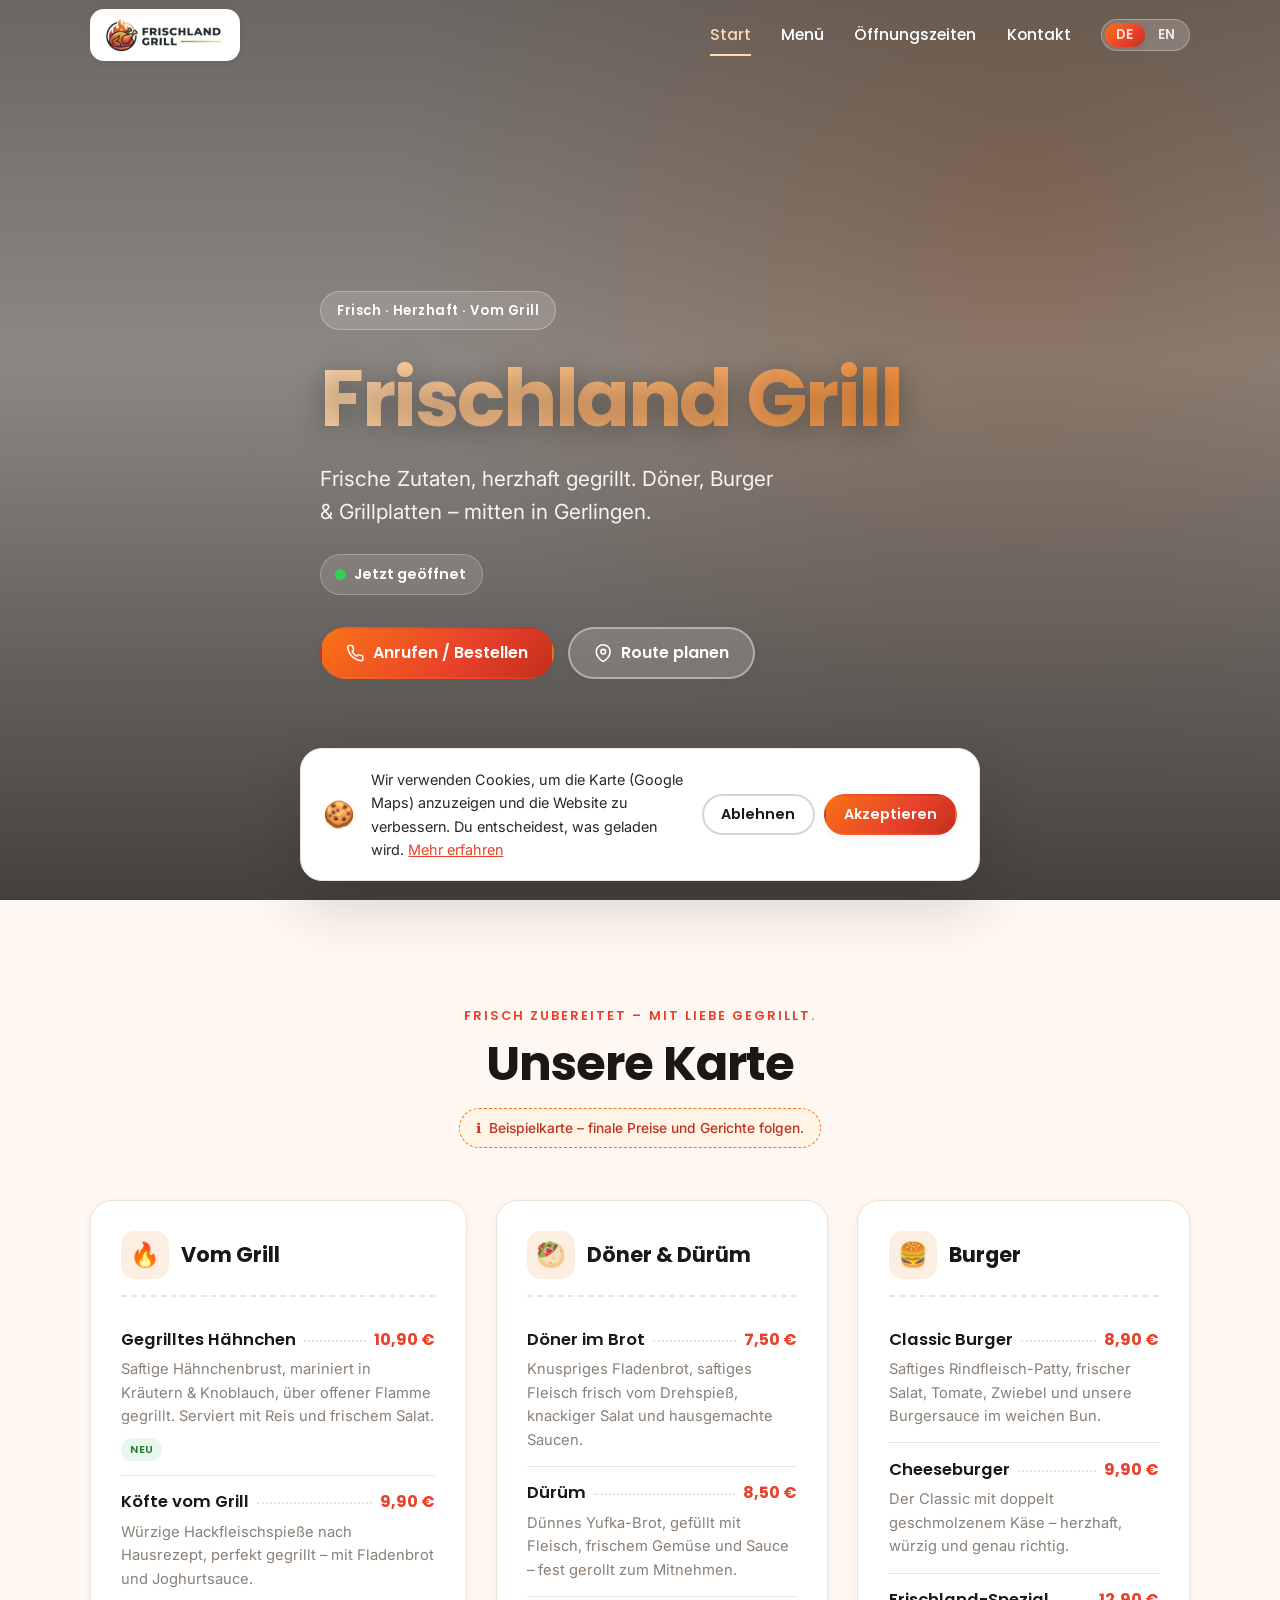
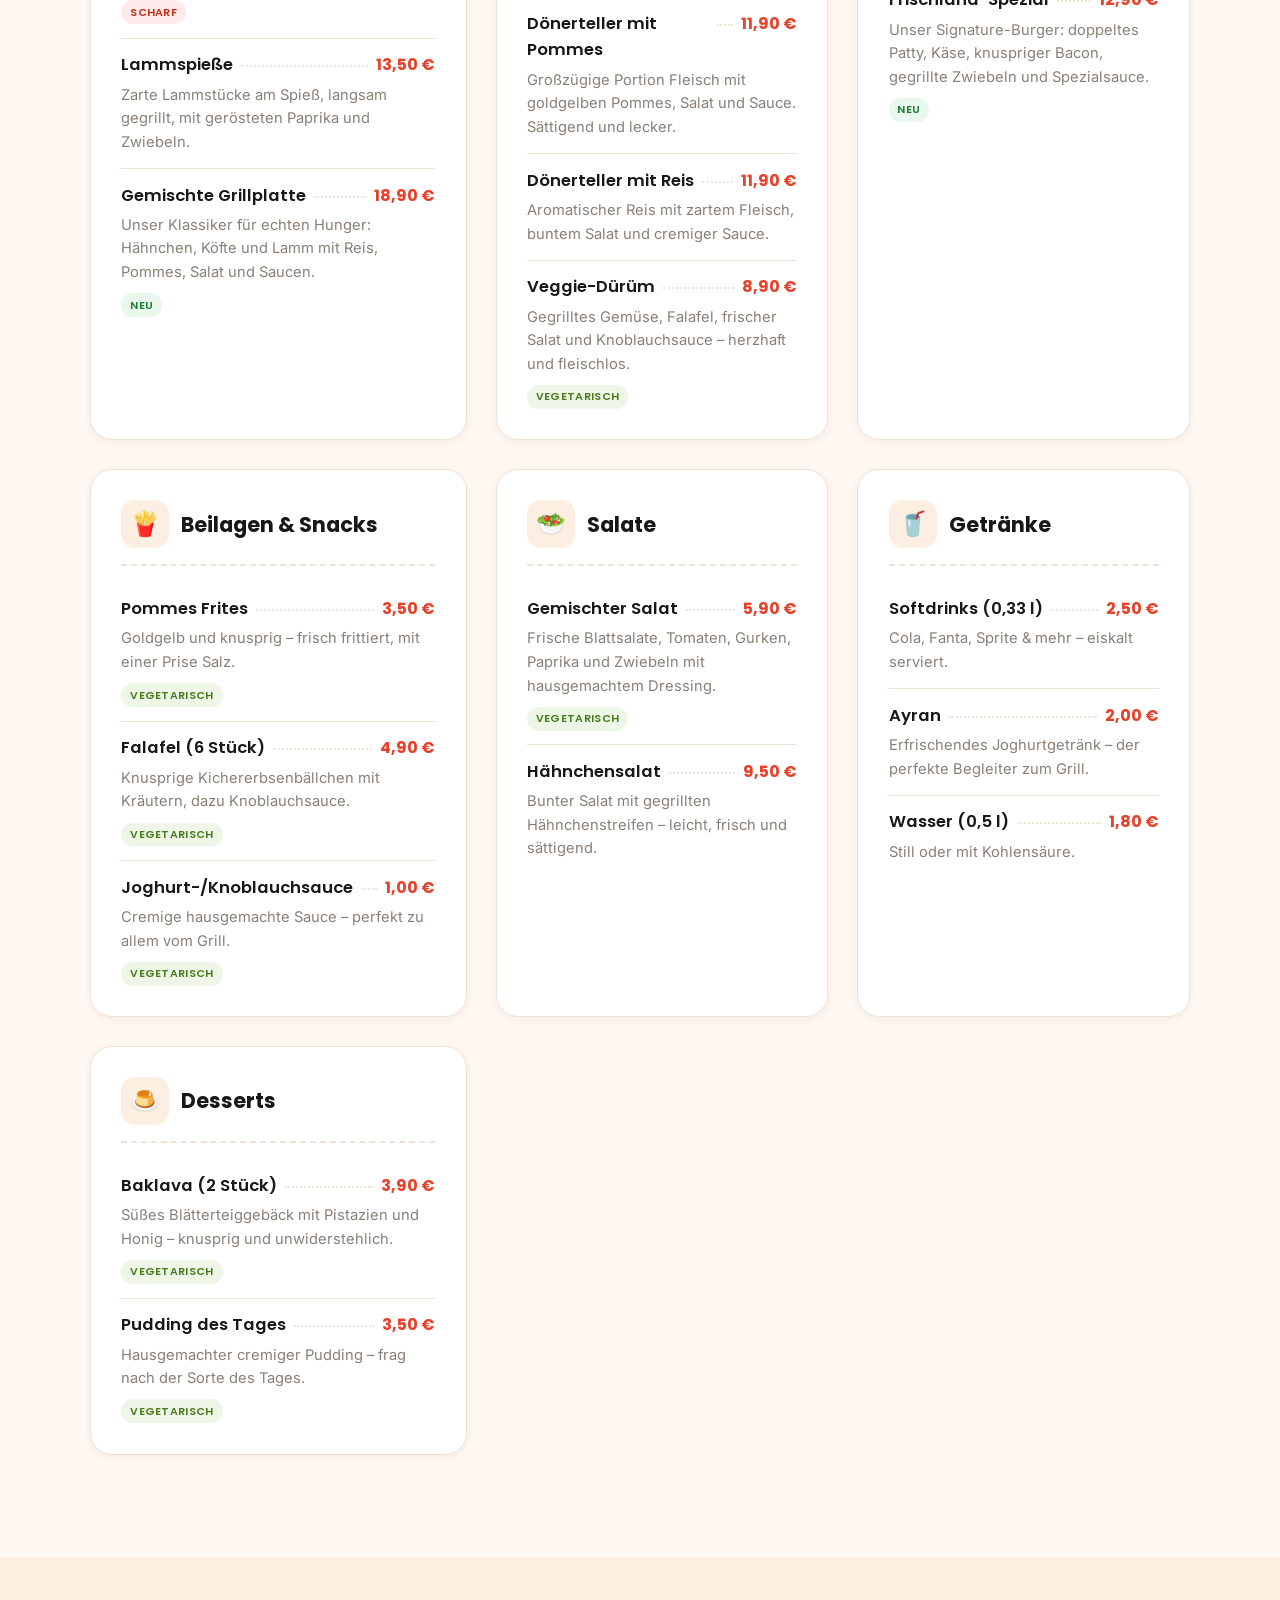
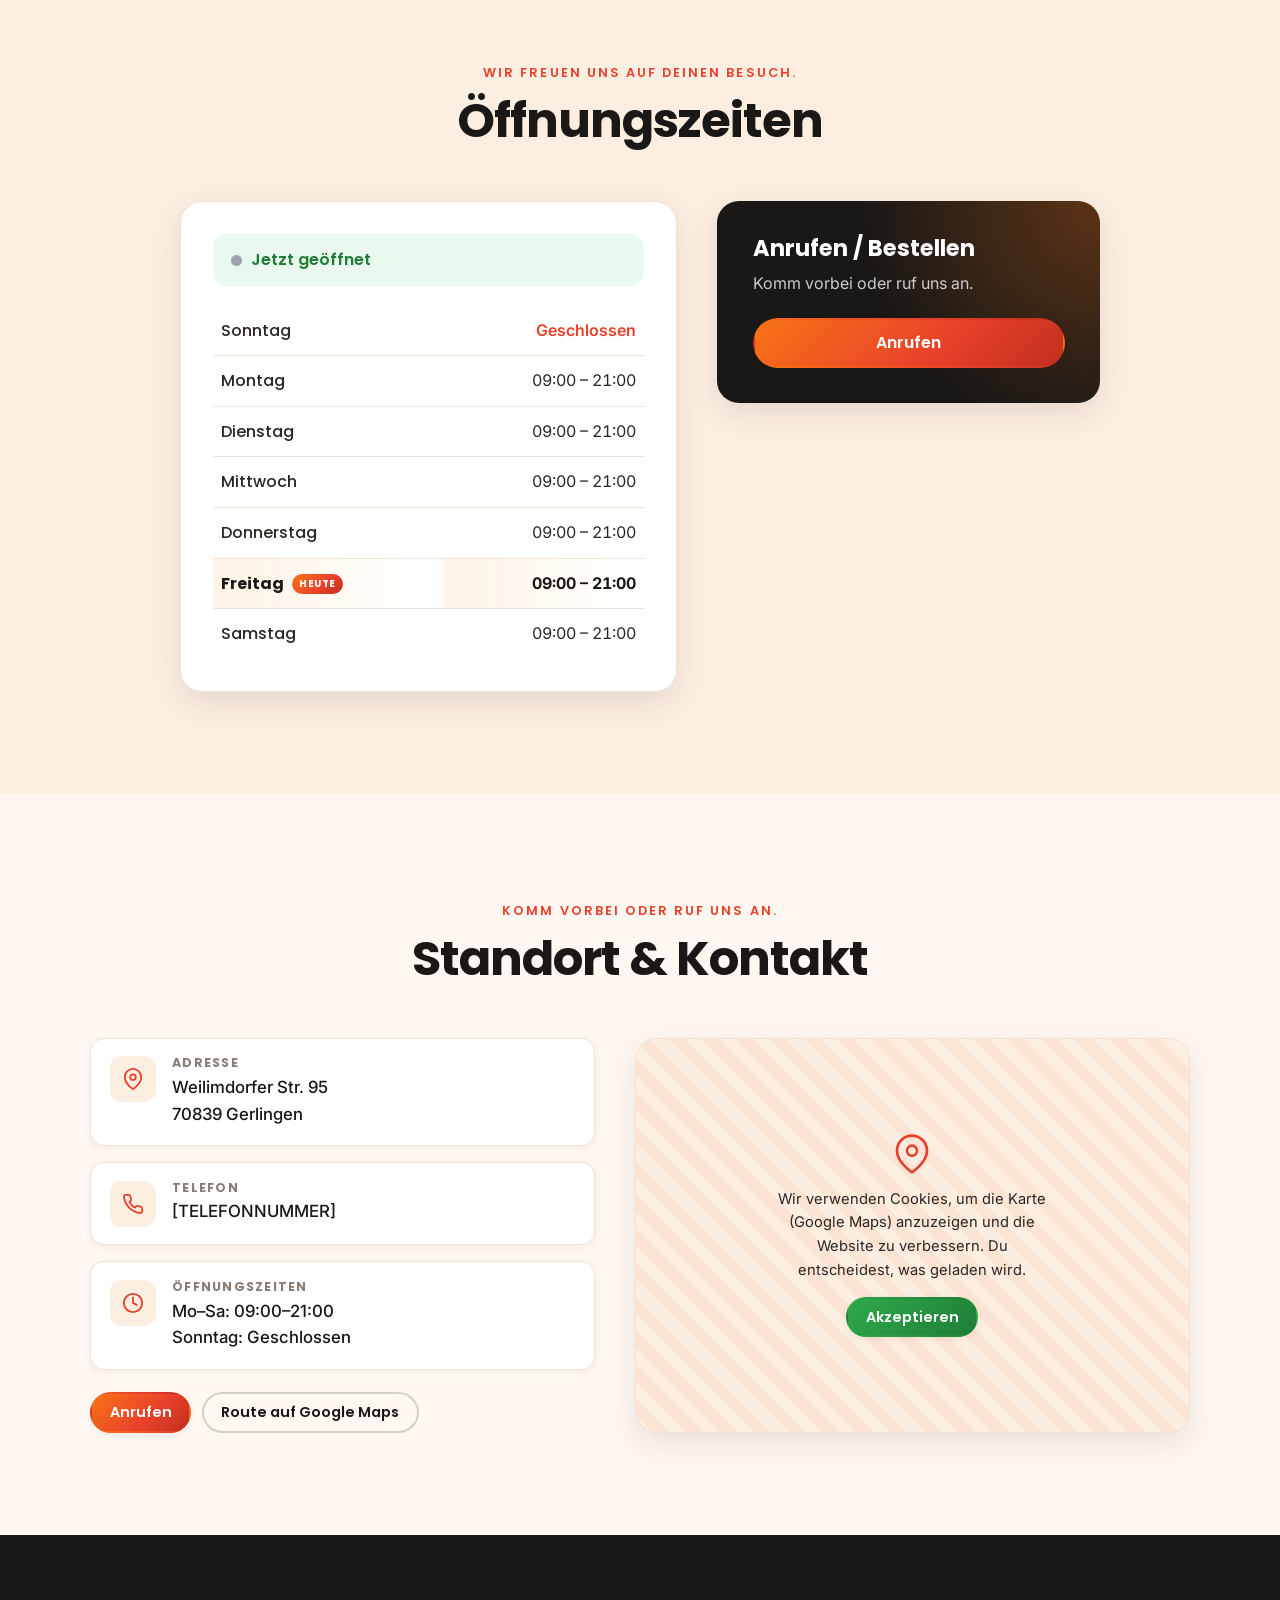
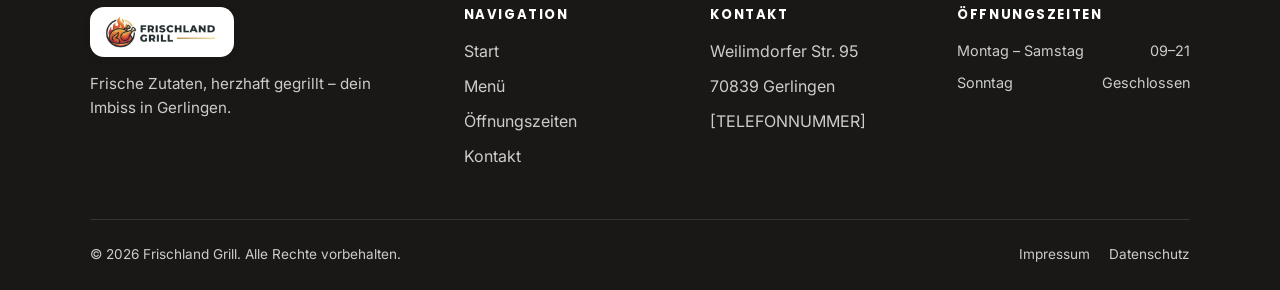
<file: index.html>
<!DOCTYPE html>
<html lang="de">
  <head>
    <meta charset="UTF-8" />
    <meta name="viewport" content="width=device-width, initial-scale=1.0" />
    <title>Frischland Grill – Frisch & herzhaft vom Grill in Gerlingen</title>
    <meta
      name="description"
      content="Frischland Grill in Gerlingen – frische Zutaten, herzhaft gegrillt. Döner, Burger & Grillplatten. Jetzt entdecken, anrufen oder vorbeikommen."
    />
    <meta name="theme-color" content="#1a1816" />

    <!-- Open Graph -->
    <meta property="og:title" content="Frischland Grill – Gerlingen" />
    <meta
      property="og:description"
      content="Frische Zutaten, herzhaft gegrillt. Döner, Burger & Grillplatten in Gerlingen."
    />
    <meta property="og:type" content="restaurant" />

    <!-- Favicon: Frischland-Grill-Logo (Hähnchen-Emblem) -->
    <link rel="icon" type="image/svg+xml" href="assets/logo/favicon.svg" />
    <link rel="apple-touch-icon" href="assets/logo/favicon.svg" />

    <!-- Fonts -->
    <link rel="preconnect" href="https://fonts.googleapis.com" />
    <link rel="preconnect" href="https://fonts.gstatic.com" crossorigin />
    <link
      href="https://fonts.googleapis.com/css2?family=Poppins:wght@500;600;700;800&family=Inter:wght@400;500;600&display=swap"
      rel="stylesheet"
    />

    <link rel="stylesheet" href="css/styles.css" />
  </head>
  <body>
    <!-- ============================ NAVBAR ============================ -->
    <header class="navbar" id="navbar">
      <div class="navbar__inner">
        <a href="#start" class="brand" aria-label="Frischland Grill – Startseite">
          <img
            src="assets/logo/frischland-grill-logo.png"
            alt="Frischland Grill"
            class="brand__logo"
            width="756"
            height="240"
          />
        </a>

        <div class="nav__menu">
          <nav class="nav-links" id="nav-links" aria-label="Hauptnavigation">
            <a href="#start" class="nav-link" data-spy data-i18n="nav.start">Start</a>
            <a href="#menu" class="nav-link" data-spy data-i18n="nav.menu">Menü</a>
            <a href="#oeffnungszeiten" class="nav-link" data-spy data-i18n="nav.hours">Öffnungszeiten</a>
            <a href="#kontakt" class="nav-link" data-spy data-i18n="nav.contact">Kontakt</a>

            <!-- Sprach-Toggle -->
            <div
              class="lang-switch"
              role="group"
              data-i18n-attr="aria-label:nav.langLabel"
              aria-label="Sprache wechseln"
            >
              <button type="button" class="lang-btn" data-lang-btn="de" aria-pressed="true">DE</button>
              <button type="button" class="lang-btn" data-lang-btn="en" aria-pressed="false">EN</button>
            </div>
          </nav>

          <button
            type="button"
            class="nav-toggle"
            id="nav-toggle"
            aria-expanded="false"
            aria-controls="nav-links"
            data-i18n-attr="aria-label:nav.menuToggle"
            aria-label="Menü öffnen"
          >
            <span></span><span></span><span></span>
          </button>
        </div>
      </div>
    </header>

    <main>
      <!-- ============================ HERO ============================ -->
      <section class="hero" id="start">
        <div class="hero__bg" role="img" aria-label="Saftiges Grillfleisch über offener Flamme"></div>
        <div class="hero__overlay"></div>

        <div class="container hero__inner">
          <span class="hero__badge" data-i18n="hero.badge">Frisch · Herzhaft · Vom Grill</span>
          <h1 class="hero__title">
            <span data-i18n="hero.title">Frischland Grill</span>
          </h1>
          <p class="hero__subtitle" data-i18n="hero.subtitle">
            Frische Zutaten, herzhaft gegrillt. Döner, Burger & Grillplatten – mitten in Gerlingen.
          </p>

          <!-- Live-Status -->
          <div class="status-pill is-closed" data-live-status>
            <span class="status-dot" aria-hidden="true"></span>
            <span class="status-label">Status</span>
          </div>

          <div class="hero__actions">
            <a href="tel:" class="btn btn--fire" data-phone-link>
              <svg class="btn__icon" viewBox="0 0 24 24" fill="none" stroke="currentColor" stroke-width="2" stroke-linecap="round" stroke-linejoin="round" aria-hidden="true">
                <path d="M22 16.92v3a2 2 0 0 1-2.18 2 19.79 19.79 0 0 1-8.63-3.07 19.5 19.5 0 0 1-6-6 19.79 19.79 0 0 1-3.07-8.67A2 2 0 0 1 4.11 2h3a2 2 0 0 1 2 1.72c.13.96.36 1.9.7 2.81a2 2 0 0 1-.45 2.11L8.09 9.91a16 16 0 0 0 6 6l1.27-1.27a2 2 0 0 1 2.11-.45c.91.34 1.85.57 2.81.7A2 2 0 0 1 22 16.92z"/>
              </svg>
              <span data-i18n="hero.callBtn">Anrufen / Bestellen</span>
            </a>
            <a href="#" class="btn btn--light" data-maps-link target="_blank" rel="noopener">
              <svg class="btn__icon" viewBox="0 0 24 24" fill="none" stroke="currentColor" stroke-width="2" stroke-linecap="round" stroke-linejoin="round" aria-hidden="true">
                <path d="M21 10c0 7-9 13-9 13s-9-6-9-13a9 9 0 0 1 18 0z"/>
                <circle cx="12" cy="10" r="3"/>
              </svg>
              <span data-i18n="hero.routeBtn">Route planen</span>
            </a>
          </div>
        </div>

        <a href="#menu" class="hero__scroll" aria-hidden="true">⌄</a>
      </section>

      <!-- ============================ MENU ============================ -->
      <section class="section" id="menu">
        <div class="container">
          <div class="section__head" data-reveal>
            <span class="section__eyebrow" data-i18n="menu.subtitle">Frisch zubereitet</span>
            <h2 class="section__title" data-i18n="menu.title">Unsere Karte</h2>
            <div>
              <span class="menu-note">
                <span aria-hidden="true">ℹ️</span>
                <span data-i18n="menu.placeholderNote">Beispielkarte – finale Preise und Gerichte folgen.</span>
              </span>
            </div>
          </div>

          <!-- Menü wird aus js/menu-data.js gerendert -->
          <div class="menu-grid" id="menu-grid"></div>
        </div>
      </section>

      <!-- ====================== OPENING HOURS ======================= -->
      <section class="section section--alt" id="oeffnungszeiten">
        <div class="container">
          <div class="section__head" data-reveal>
            <span class="section__eyebrow" data-i18n="hours.subtitle">Wir freuen uns auf dich</span>
            <h2 class="section__title" data-i18n="hours.title">Öffnungszeiten</h2>
          </div>

          <div class="hours-wrap">
            <div class="hours-card" data-reveal>
              <!-- Live-Status-Banner -->
              <div class="hours-status-banner is-closed" data-live-status>
                <span class="status-dot" aria-hidden="true"></span>
                <span class="status-label">Status</span>
              </div>

              <table class="hours-table">
                <tbody id="hours-tbody"></tbody>
              </table>
            </div>

            <aside class="hours-aside" data-reveal>
              <h3 data-i18n="hero.callBtn">Anrufen / Bestellen</h3>
              <p data-i18n="contact.subtitle">Komm vorbei oder ruf uns an.</p>
              <a href="tel:" class="btn btn--fire" data-phone-link>
                <span data-i18n="contact.callBtn">Anrufen</span>
              </a>
              <a href="#" class="btn btn--whatsapp" data-whatsapp target="_blank" rel="noopener">
                <svg class="btn__icon" viewBox="0 0 24 24" fill="currentColor" aria-hidden="true">
                  <path d="M17.5 14.4c-.3-.2-1.7-.8-2-.9-.3-.1-.5-.2-.6.2-.2.3-.7.9-.8 1-.2.2-.3.2-.6.1-.3-.2-1.2-.5-2.3-1.4-.9-.8-1.4-1.7-1.6-2-.2-.3 0-.5.1-.6l.5-.5c.1-.2.2-.3.3-.5.1-.2 0-.4 0-.5L9.3 6.9c-.2-.5-.4-.4-.6-.4h-.5c-.2 0-.5.1-.7.3-.2.3-.9.9-.9 2.2s.9 2.5 1 2.7c.1.2 1.8 2.8 4.4 3.9.6.3 1.1.4 1.5.5.6.2 1.2.2 1.6.1.5-.1 1.7-.7 1.9-1.3.2-.7.2-1.2.2-1.3-.1-.1-.3-.2-.6-.3M12 2a10 10 0 0 0-8.6 15l-1.3 4.7 4.8-1.3A10 10 0 1 0 12 2"/>
                </svg>
                <span data-i18n="contact.whatsappBtn">WhatsApp</span>
              </a>
            </aside>
          </div>
        </div>
      </section>

      <!-- ========================== CONTACT ========================= -->
      <section class="section" id="kontakt">
        <div class="container">
          <div class="section__head" data-reveal>
            <span class="section__eyebrow" data-i18n="contact.subtitle">Komm vorbei</span>
            <h2 class="section__title" data-i18n="contact.title">Standort & Kontakt</h2>
          </div>

          <div class="contact-grid">
            <div class="contact-info" data-reveal>
              <div class="contact-item">
                <span class="contact-item__icon" aria-hidden="true">
                  <svg viewBox="0 0 24 24" fill="none" stroke="currentColor" stroke-width="2" stroke-linecap="round" stroke-linejoin="round">
                    <path d="M21 10c0 7-9 13-9 13s-9-6-9-13a9 9 0 0 1 18 0z"/><circle cx="12" cy="10" r="3"/>
                  </svg>
                </span>
                <div>
                  <h4 data-i18n="contact.addressTitle">Adresse</h4>
                  <p>Weilimdorfer Str. 95<br />70839 Gerlingen</p>
                </div>
              </div>

              <div class="contact-item">
                <span class="contact-item__icon" aria-hidden="true">
                  <svg viewBox="0 0 24 24" fill="none" stroke="currentColor" stroke-width="2" stroke-linecap="round" stroke-linejoin="round">
                    <path d="M22 16.92v3a2 2 0 0 1-2.18 2 19.79 19.79 0 0 1-8.63-3.07 19.5 19.5 0 0 1-6-6 19.79 19.79 0 0 1-3.07-8.67A2 2 0 0 1 4.11 2h3a2 2 0 0 1 2 1.72c.13.96.36 1.9.7 2.81a2 2 0 0 1-.45 2.11L8.09 9.91a16 16 0 0 0 6 6l1.27-1.27a2 2 0 0 1 2.11-.45c.91.34 1.85.57 2.81.7A2 2 0 0 1 22 16.92z"/>
                  </svg>
                </span>
                <div>
                  <h4 data-i18n="contact.phoneTitle">Telefon</h4>
                  <p><a href="tel:" data-phone-link><span data-phone-text>[TELEFONNUMMER]</span></a></p>
                </div>
              </div>

              <div class="contact-item">
                <span class="contact-item__icon" aria-hidden="true">
                  <svg viewBox="0 0 24 24" fill="none" stroke="currentColor" stroke-width="2" stroke-linecap="round" stroke-linejoin="round">
                    <circle cx="12" cy="12" r="10"/><polyline points="12 6 12 12 16 14"/>
                  </svg>
                </span>
                <div>
                  <h4 data-i18n="contact.hoursTitle">Öffnungszeiten</h4>
                  <p>Mo–Sa: 09:00–21:00<br /><span data-i18n="hours.day.0">Sonntag</span>: <span data-i18n="hours.closed">Geschlossen</span></p>
                </div>
              </div>

              <div class="contact-actions">
                <a href="tel:" class="btn btn--fire btn--sm" data-phone-link>
                  <span data-i18n="contact.callBtn">Anrufen</span>
                </a>
                <a href="#" class="btn btn--whatsapp btn--sm" data-whatsapp target="_blank" rel="noopener">
                  <span data-i18n="contact.whatsappBtn">WhatsApp</span>
                </a>
                <a href="#" class="btn btn--ghost btn--sm" data-maps-link target="_blank" rel="noopener">
                  <span data-i18n="contact.routeBtn">Route auf Google Maps</span>
                </a>
              </div>
            </div>

            <!-- Karte: lädt erst nach Cookie-Zustimmung -->
            <div class="map-frame" data-reveal>
              <div
                class="map-placeholder-inner"
                id="map-placeholder"
                data-map-src="https://www.google.com/maps?q=Weilimdorfer+Str.+95,+70839+Gerlingen&output=embed"
              >
                <svg viewBox="0 0 24 24" fill="none" stroke="currentColor" stroke-width="1.6" stroke-linecap="round" stroke-linejoin="round">
                  <path d="M21 10c0 7-9 13-9 13s-9-6-9-13a9 9 0 0 1 18 0z"/><circle cx="12" cy="10" r="3"/>
                </svg>
                <p data-i18n="cookie.text">
                  Wir verwenden Cookies, um die Karte (Google Maps) anzuzeigen.
                </p>
                <button type="button" class="btn btn--fresh btn--sm" data-load-map>
                  <span data-i18n="cookie.accept">Karte laden</span>
                </button>
              </div>
            </div>
          </div>
        </div>
      </section>
    </main>

    <!-- ============================ FOOTER ============================ -->
    <footer class="footer">
      <div class="container">
        <div class="footer__grid">
          <div class="footer__col">
            <a href="#start" class="brand">
              <img
                src="assets/logo/frischland-grill-logo.png"
                alt="Frischland Grill"
                class="brand__logo"
                width="756"
                height="240"
              />
            </a>
            <p class="footer__tagline" data-i18n="footer.tagline">
              Frische Zutaten, herzhaft gegrillt – dein Imbiss in Gerlingen.
            </p>
          </div>

          <div class="footer__col">
            <h4 data-i18n="footer.navTitle">Navigation</h4>
            <ul>
              <li><a href="#start" data-i18n="nav.start">Start</a></li>
              <li><a href="#menu" data-i18n="nav.menu">Menü</a></li>
              <li><a href="#oeffnungszeiten" data-i18n="nav.hours">Öffnungszeiten</a></li>
              <li><a href="#kontakt" data-i18n="nav.contact">Kontakt</a></li>
            </ul>
          </div>

          <div class="footer__col">
            <h4 data-i18n="footer.contactTitle">Kontakt</h4>
            <ul>
              <li>Weilimdorfer Str. 95</li>
              <li>70839 Gerlingen</li>
              <li><a href="tel:" data-phone-link><span data-phone-text>[TELEFONNUMMER]</span></a></li>
            </ul>
          </div>

          <div class="footer__col">
            <h4 data-i18n="footer.hoursTitle">Öffnungszeiten</h4>
            <ul class="footer__hours">
              <li><span><span data-i18n="hours.day.1">Montag</span> – <span data-i18n="hours.day.6">Samstag</span></span><span>09–21</span></li>
              <li><span data-i18n="hours.day.0">Sonntag</span><span data-i18n="hours.closed">Geschlossen</span></li>
            </ul>
          </div>
        </div>

        <div class="footer__bottom">
          <span>© <span data-year>2026</span> Frischland Grill. <span data-i18n="footer.rights">Alle Rechte vorbehalten.</span></span>
          <nav class="footer__legal-links" aria-label="Rechtliches">
            <a href="impressum.html" data-i18n="footer.imprint">Impressum</a>
            <a href="datenschutz.html" data-i18n="footer.privacy">Datenschutz</a>
          </nav>
        </div>
      </div>
    </footer>

    <!-- ========================= COOKIE BANNER ======================= -->
    <div
      class="cookie-banner"
      id="cookie-banner"
      role="dialog"
      aria-live="polite"
      aria-label="Cookie-Hinweis"
      hidden
    >
      <span class="cookie-banner__icon" aria-hidden="true">🍪</span>
      <p class="cookie-banner__text">
        <span data-i18n="cookie.text">Wir verwenden Cookies, um die Karte (Google Maps) anzuzeigen und die Website zu verbessern.</span>
        <a href="datenschutz.html" data-i18n="cookie.more">Mehr erfahren</a>
      </p>
      <div class="cookie-banner__actions">
        <button type="button" class="btn btn--ghost btn--sm" data-cookie-decline data-i18n="cookie.decline">Ablehnen</button>
        <button type="button" class="btn btn--fire btn--sm" data-cookie-accept data-i18n="cookie.accept">Akzeptieren</button>
      </div>
    </div>

    <!-- Scripts: Daten zuerst, dann Logik -->
    <script src="js/config.js"></script>
    <script src="js/translations.js"></script>
    <script src="js/menu-data.js"></script>
    <script src="js/main.js"></script>
  </body>
</html>
</file>
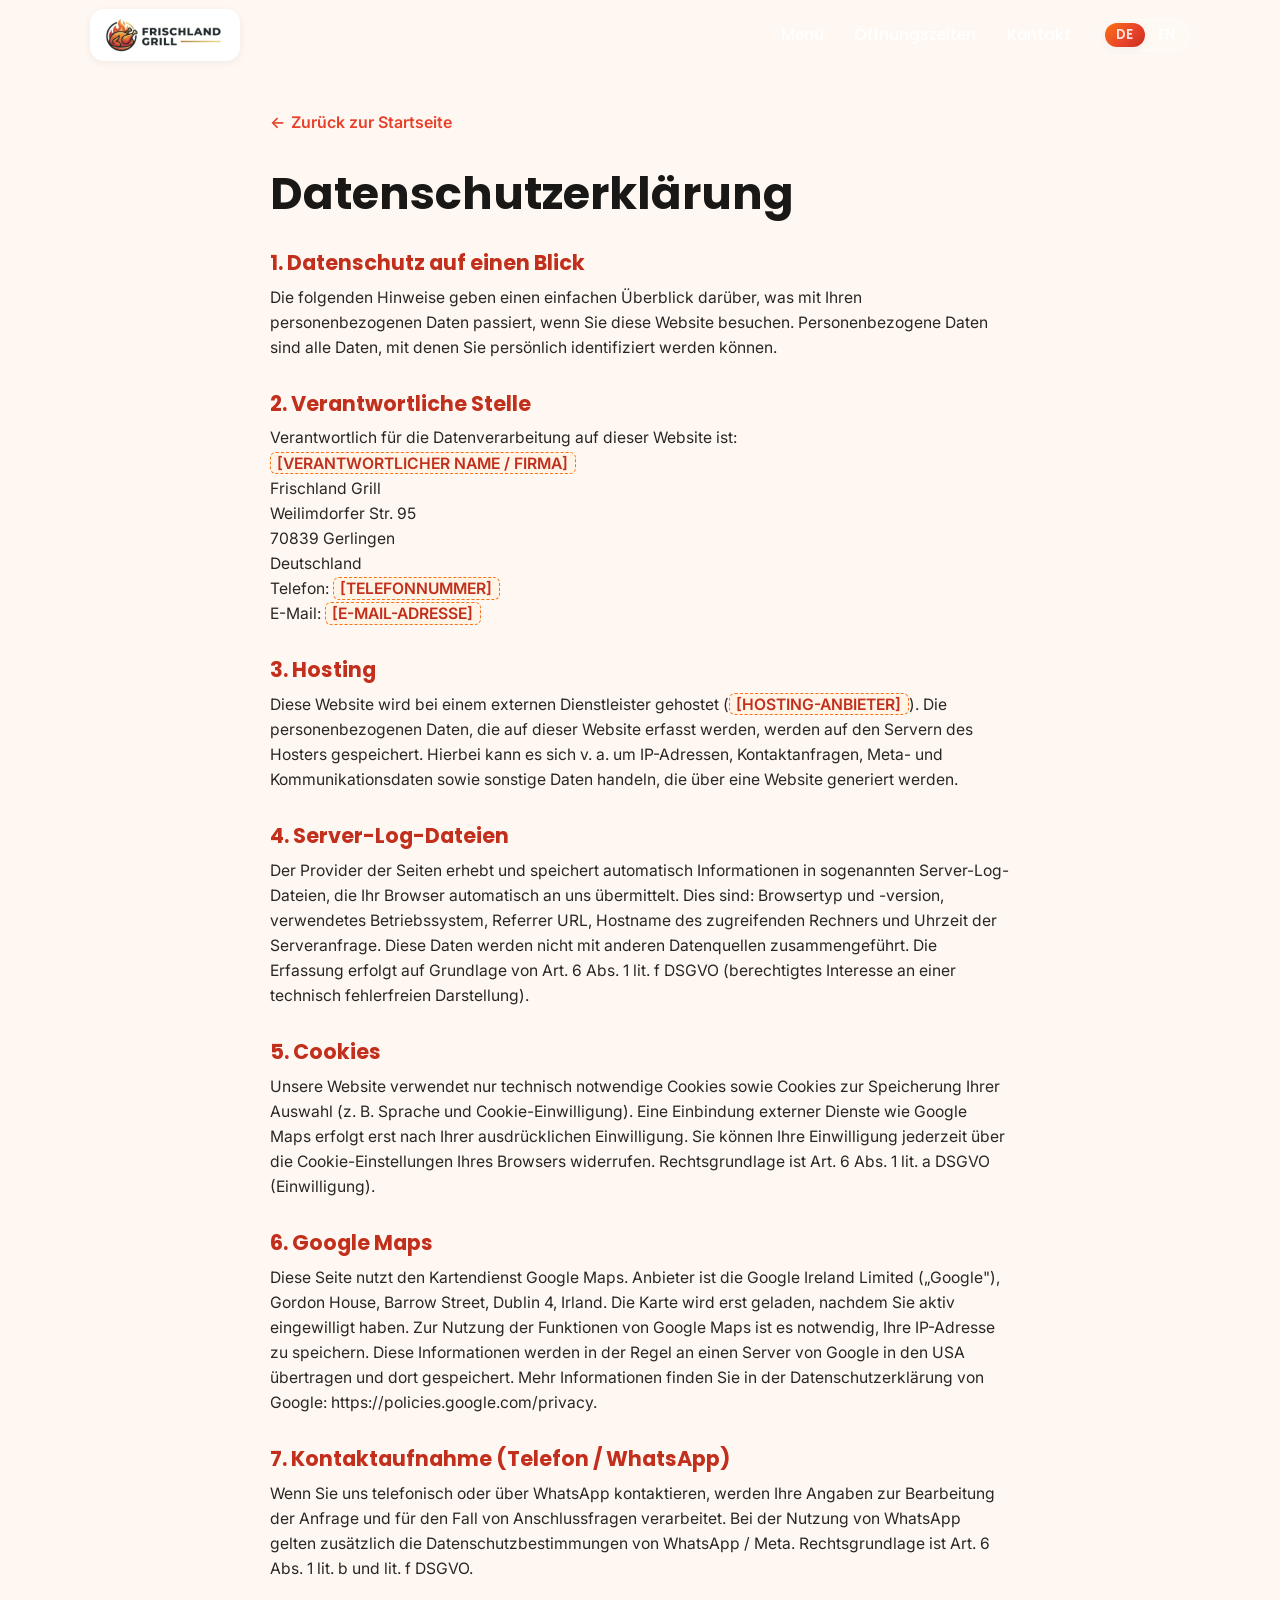
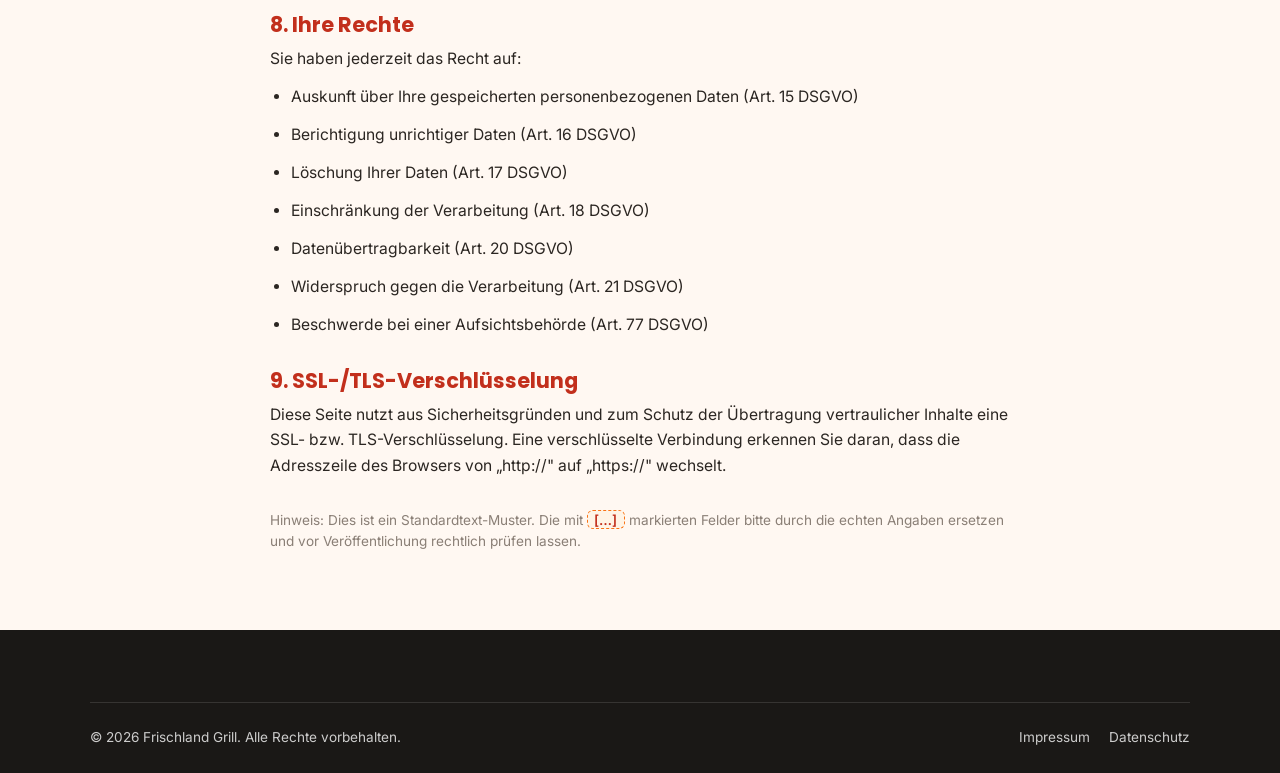
<file: datenschutz.html>
<!DOCTYPE html>
<html lang="de">
  <head>
    <meta charset="UTF-8" />
    <meta name="viewport" content="width=device-width, initial-scale=1.0" />
    <title>Datenschutzerklärung – Frischland Grill</title>
    <meta name="description" content="Datenschutzerklärung der Frischland Grill Website." />
    <meta name="robots" content="noindex" />
    <meta name="theme-color" content="#1a1816" />
    <link rel="icon" type="image/svg+xml" href="assets/logo/favicon.svg" />
    <link rel="apple-touch-icon" href="assets/logo/favicon.svg" />
    <link rel="preconnect" href="https://fonts.googleapis.com" />
    <link rel="preconnect" href="https://fonts.gstatic.com" crossorigin />
    <link
      href="https://fonts.googleapis.com/css2?family=Poppins:wght@500;600;700;800&family=Inter:wght@400;500;600&display=swap"
      rel="stylesheet"
    />
    <link rel="stylesheet" href="css/styles.css" />
  </head>
  <body>
    <!-- ============================ NAVBAR ============================ -->
    <header class="navbar is-scrolled" id="navbar">
      <div class="navbar__inner">
        <a href="index.html" class="brand" aria-label="Frischland Grill – Startseite">
          <img
            src="assets/logo/frischland-grill-logo.png"
            alt="Frischland Grill"
            class="brand__logo"
            width="756"
            height="240"
          />
        </a>

        <div class="nav__menu">
          <nav class="nav-links" id="nav-links" aria-label="Hauptnavigation">
            <a href="index.html#menu" class="nav-link" data-i18n="nav.menu">Menü</a>
            <a href="index.html#oeffnungszeiten" class="nav-link" data-i18n="nav.hours">Öffnungszeiten</a>
            <a href="index.html#kontakt" class="nav-link" data-i18n="nav.contact">Kontakt</a>
            <div class="lang-switch" role="group" data-i18n-attr="aria-label:nav.langLabel" aria-label="Sprache wechseln">
              <button type="button" class="lang-btn" data-lang-btn="de" aria-pressed="true">DE</button>
              <button type="button" class="lang-btn" data-lang-btn="en" aria-pressed="false">EN</button>
            </div>
          </nav>
          <button type="button" class="nav-toggle" id="nav-toggle" aria-expanded="false" aria-controls="nav-links" data-i18n-attr="aria-label:nav.menuToggle" aria-label="Menü öffnen">
            <span></span><span></span><span></span>
          </button>
        </div>
      </div>
    </header>

    <main class="legal-main">
      <div class="container legal-content">
        <a href="index.html" class="legal-back">
          ← <span data-i18n="footer.backHome">Zurück zur Startseite</span>
        </a>

        <!-- ===================== DEUTSCH ===================== -->
        <div data-lang-block="de">
          <h1>Datenschutzerklärung</h1>

          <h2>1. Datenschutz auf einen Blick</h2>
          <p>
            Die folgenden Hinweise geben einen einfachen Überblick darüber, was mit
            Ihren personenbezogenen Daten passiert, wenn Sie diese Website besuchen.
            Personenbezogene Daten sind alle Daten, mit denen Sie persönlich
            identifiziert werden können.
          </p>

          <h2>2. Verantwortliche Stelle</h2>
          <p>
            Verantwortlich für die Datenverarbeitung auf dieser Website ist:<br />
            <span class="placeholder">[VERANTWORTLICHER NAME / FIRMA]</span><br />
            Frischland Grill<br />
            Weilimdorfer Str. 95<br />
            70839 Gerlingen<br />
            Deutschland<br />
            Telefon: <span class="placeholder">[TELEFONNUMMER]</span><br />
            E-Mail: <span class="placeholder">[E-MAIL-ADRESSE]</span>
          </p>

          <h2>3. Hosting</h2>
          <p>
            Diese Website wird bei einem externen Dienstleister gehostet
            (<span class="placeholder">[HOSTING-ANBIETER]</span>). Die
            personenbezogenen Daten, die auf dieser Website erfasst werden, werden
            auf den Servern des Hosters gespeichert. Hierbei kann es sich v. a. um
            IP-Adressen, Kontaktanfragen, Meta- und Kommunikationsdaten sowie
            sonstige Daten handeln, die über eine Website generiert werden.
          </p>

          <h2>4. Server-Log-Dateien</h2>
          <p>
            Der Provider der Seiten erhebt und speichert automatisch Informationen
            in sogenannten Server-Log-Dateien, die Ihr Browser automatisch an uns
            übermittelt. Dies sind: Browsertyp und -version, verwendetes
            Betriebssystem, Referrer URL, Hostname des zugreifenden Rechners und
            Uhrzeit der Serveranfrage. Diese Daten werden nicht mit anderen
            Datenquellen zusammengeführt. Die Erfassung erfolgt auf Grundlage von
            Art. 6 Abs. 1 lit. f DSGVO (berechtigtes Interesse an einer technisch
            fehlerfreien Darstellung).
          </p>

          <h2>5. Cookies</h2>
          <p>
            Unsere Website verwendet nur technisch notwendige Cookies sowie Cookies
            zur Speicherung Ihrer Auswahl (z. B. Sprache und Cookie-Einwilligung).
            Eine Einbindung externer Dienste wie Google Maps erfolgt erst nach Ihrer
            ausdrücklichen Einwilligung. Sie können Ihre Einwilligung jederzeit über
            die Cookie-Einstellungen Ihres Browsers widerrufen. Rechtsgrundlage ist
            Art. 6 Abs. 1 lit. a DSGVO (Einwilligung).
          </p>

          <h2>6. Google Maps</h2>
          <p>
            Diese Seite nutzt den Kartendienst Google Maps. Anbieter ist die Google
            Ireland Limited („Google"), Gordon House, Barrow Street, Dublin 4,
            Irland. Die Karte wird erst geladen, nachdem Sie aktiv eingewilligt
            haben. Zur Nutzung der Funktionen von Google Maps ist es notwendig, Ihre
            IP-Adresse zu speichern. Diese Informationen werden in der Regel an einen
            Server von Google in den USA übertragen und dort gespeichert. Mehr
            Informationen finden Sie in der Datenschutzerklärung von Google:
            <a href="https://policies.google.com/privacy" target="_blank" rel="noopener">https://policies.google.com/privacy</a>.
          </p>

          <h2>7. Kontaktaufnahme (Telefon / WhatsApp)</h2>
          <p>
            Wenn Sie uns telefonisch oder über WhatsApp kontaktieren, werden Ihre
            Angaben zur Bearbeitung der Anfrage und für den Fall von Anschlussfragen
            verarbeitet. Bei der Nutzung von WhatsApp gelten zusätzlich die
            Datenschutzbestimmungen von WhatsApp / Meta. Rechtsgrundlage ist Art. 6
            Abs. 1 lit. b und lit. f DSGVO.
          </p>

          <h2>8. Ihre Rechte</h2>
          <p>Sie haben jederzeit das Recht auf:</p>
          <ul>
            <li>Auskunft über Ihre gespeicherten personenbezogenen Daten (Art. 15 DSGVO)</li>
            <li>Berichtigung unrichtiger Daten (Art. 16 DSGVO)</li>
            <li>Löschung Ihrer Daten (Art. 17 DSGVO)</li>
            <li>Einschränkung der Verarbeitung (Art. 18 DSGVO)</li>
            <li>Datenübertragbarkeit (Art. 20 DSGVO)</li>
            <li>Widerspruch gegen die Verarbeitung (Art. 21 DSGVO)</li>
            <li>Beschwerde bei einer Aufsichtsbehörde (Art. 77 DSGVO)</li>
          </ul>

          <h2>9. SSL-/TLS-Verschlüsselung</h2>
          <p>
            Diese Seite nutzt aus Sicherheitsgründen und zum Schutz der Übertragung
            vertraulicher Inhalte eine SSL- bzw. TLS-Verschlüsselung. Eine
            verschlüsselte Verbindung erkennen Sie daran, dass die Adresszeile des
            Browsers von „http://" auf „https://" wechselt.
          </p>

          <p style="margin-top: 2rem; color: var(--muted); font-size: 0.85rem">
            Hinweis: Dies ist ein Standardtext-Muster. Die mit
            <span class="placeholder">[…]</span> markierten Felder bitte durch die
            echten Angaben ersetzen und vor Veröffentlichung rechtlich prüfen lassen.
          </p>
        </div>

        <!-- ===================== ENGLISH ===================== -->
        <div data-lang-block="en" hidden>
          <h1>Privacy Policy</h1>

          <h2>1. Data protection at a glance</h2>
          <p>
            The following notes provide a simple overview of what happens to your
            personal data when you visit this website. Personal data is any data
            with which you can be personally identified.
          </p>

          <h2>2. Responsible party</h2>
          <p>
            The party responsible for data processing on this website is:<br />
            <span class="placeholder">[RESPONSIBLE NAME / COMPANY]</span><br />
            Frischland Grill<br />
            Weilimdorfer Str. 95<br />
            70839 Gerlingen<br />
            Germany<br />
            Phone: <span class="placeholder">[PHONE NUMBER]</span><br />
            Email: <span class="placeholder">[EMAIL ADDRESS]</span>
          </p>

          <h2>3. Hosting</h2>
          <p>
            This website is hosted by an external service provider
            (<span class="placeholder">[HOSTING PROVIDER]</span>). The personal data
            collected on this website is stored on the host's servers. This may
            include IP addresses, contact requests, meta and communication data, as
            well as other data generated through a website.
          </p>

          <h2>4. Server log files</h2>
          <p>
            The provider of the pages automatically collects and stores information
            in so-called server log files, which your browser automatically
            transmits to us. These are: browser type and version, operating system
            used, referrer URL, host name of the accessing computer and time of the
            server request. This data is not merged with other data sources.
            Collection is based on Art. 6 (1) (f) GDPR (legitimate interest).
          </p>

          <h2>5. Cookies</h2>
          <p>
            Our website only uses technically necessary cookies and cookies to store
            your selection (e.g. language and cookie consent). External services such
            as Google Maps are only embedded after your explicit consent. You can
            revoke your consent at any time via your browser's cookie settings. The
            legal basis is Art. 6 (1) (a) GDPR (consent).
          </p>

          <h2>6. Google Maps</h2>
          <p>
            This site uses the Google Maps map service. The provider is Google
            Ireland Limited ("Google"), Gordon House, Barrow Street, Dublin 4,
            Ireland. The map is only loaded after you have actively consented. To use
            the features of Google Maps, it is necessary to store your IP address.
            This information is usually transmitted to and stored on a Google server
            in the USA. For more information, see Google's privacy policy:
            <a href="https://policies.google.com/privacy" target="_blank" rel="noopener">https://policies.google.com/privacy</a>.
          </p>

          <h2>7. Contact (phone / WhatsApp)</h2>
          <p>
            If you contact us by phone or via WhatsApp, your information will be
            processed to handle the request and in case of follow-up questions. When
            using WhatsApp, the privacy policy of WhatsApp / Meta also applies. The
            legal basis is Art. 6 (1) (b) and (f) GDPR.
          </p>

          <h2>8. Your rights</h2>
          <p>You have the right at any time to:</p>
          <ul>
            <li>Information about your stored personal data (Art. 15 GDPR)</li>
            <li>Correction of incorrect data (Art. 16 GDPR)</li>
            <li>Deletion of your data (Art. 17 GDPR)</li>
            <li>Restriction of processing (Art. 18 GDPR)</li>
            <li>Data portability (Art. 20 GDPR)</li>
            <li>Objection to processing (Art. 21 GDPR)</li>
            <li>Complaint to a supervisory authority (Art. 77 GDPR)</li>
          </ul>

          <h2>9. SSL/TLS encryption</h2>
          <p>
            For security reasons and to protect the transmission of confidential
            content, this site uses SSL or TLS encryption. You can recognise an
            encrypted connection by the fact that the browser's address line changes
            from "http://" to "https://".
          </p>

          <p style="margin-top: 2rem; color: var(--muted); font-size: 0.85rem">
            Note: This is a standard template text. Please replace the fields marked
            with <span class="placeholder">[…]</span> with the actual information and
            have it legally reviewed before publishing.
          </p>
        </div>
      </div>
    </main>

    <!-- ============================ FOOTER ============================ -->
    <footer class="footer">
      <div class="container">
        <div class="footer__bottom" style="border-top: 1px solid rgba(255,255,255,0.12)">
          <span>© <span data-year>2026</span> Frischland Grill. <span data-i18n="footer.rights">Alle Rechte vorbehalten.</span></span>
          <nav class="footer__legal-links" aria-label="Rechtliches">
            <a href="impressum.html" data-i18n="footer.imprint">Impressum</a>
            <a href="datenschutz.html" data-i18n="footer.privacy">Datenschutz</a>
          </nav>
        </div>
      </div>
    </footer>

    <script src="js/config.js"></script>
    <script src="js/translations.js"></script>
    <script src="js/main.js"></script>
  </body>
</html>
</file>
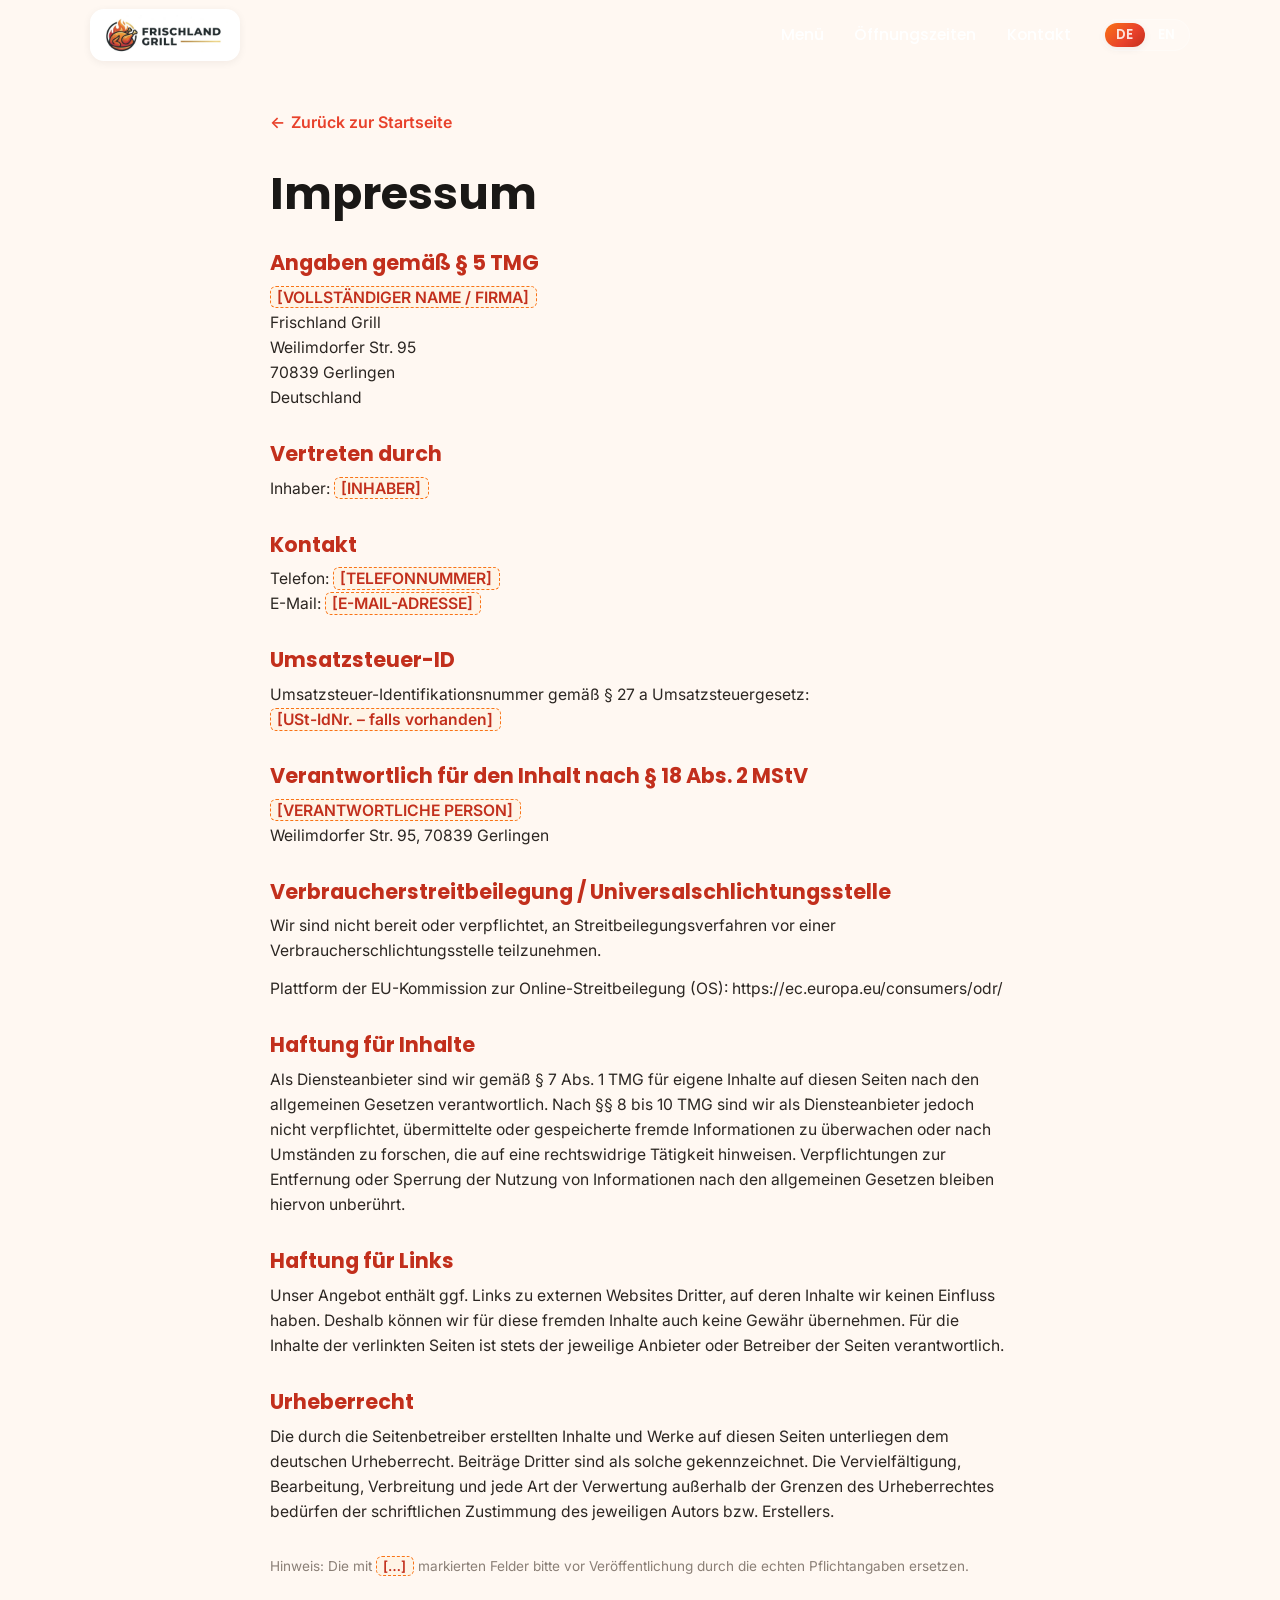
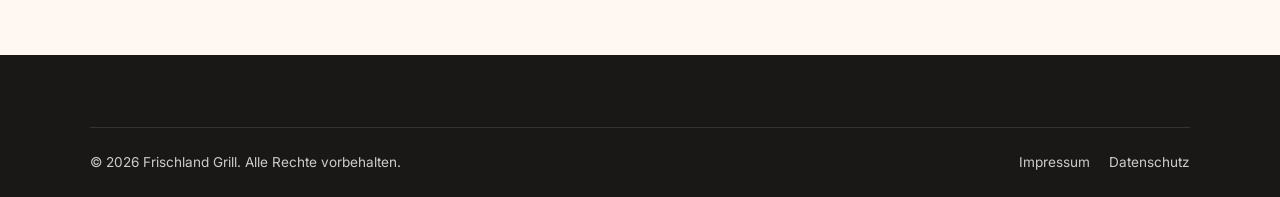
<file: impressum.html>
<!DOCTYPE html>
<html lang="de">
  <head>
    <meta charset="UTF-8" />
    <meta name="viewport" content="width=device-width, initial-scale=1.0" />
    <title>Impressum – Frischland Grill</title>
    <meta name="description" content="Impressum der Frischland Grill Website." />
    <meta name="robots" content="noindex" />
    <meta name="theme-color" content="#1a1816" />
    <link rel="icon" type="image/svg+xml" href="assets/logo/favicon.svg" />
    <link rel="apple-touch-icon" href="assets/logo/favicon.svg" />
    <link rel="preconnect" href="https://fonts.googleapis.com" />
    <link rel="preconnect" href="https://fonts.gstatic.com" crossorigin />
    <link
      href="https://fonts.googleapis.com/css2?family=Poppins:wght@500;600;700;800&family=Inter:wght@400;500;600&display=swap"
      rel="stylesheet"
    />
    <link rel="stylesheet" href="css/styles.css" />
  </head>
  <body>
    <!-- ============================ NAVBAR ============================ -->
    <header class="navbar is-scrolled" id="navbar">
      <div class="navbar__inner">
        <a href="index.html" class="brand" aria-label="Frischland Grill – Startseite">
          <img
            src="assets/logo/frischland-grill-logo.png"
            alt="Frischland Grill"
            class="brand__logo"
            width="756"
            height="240"
          />
        </a>

        <div class="nav__menu">
          <nav class="nav-links" id="nav-links" aria-label="Hauptnavigation">
            <a href="index.html#menu" class="nav-link" data-i18n="nav.menu">Menü</a>
            <a href="index.html#oeffnungszeiten" class="nav-link" data-i18n="nav.hours">Öffnungszeiten</a>
            <a href="index.html#kontakt" class="nav-link" data-i18n="nav.contact">Kontakt</a>
            <div class="lang-switch" role="group" data-i18n-attr="aria-label:nav.langLabel" aria-label="Sprache wechseln">
              <button type="button" class="lang-btn" data-lang-btn="de" aria-pressed="true">DE</button>
              <button type="button" class="lang-btn" data-lang-btn="en" aria-pressed="false">EN</button>
            </div>
          </nav>
          <button type="button" class="nav-toggle" id="nav-toggle" aria-expanded="false" aria-controls="nav-links" data-i18n-attr="aria-label:nav.menuToggle" aria-label="Menü öffnen">
            <span></span><span></span><span></span>
          </button>
        </div>
      </div>
    </header>

    <main class="legal-main">
      <div class="container legal-content">
        <a href="index.html" class="legal-back">
          ← <span data-i18n="footer.backHome">Zurück zur Startseite</span>
        </a>

        <!-- ===================== DEUTSCH ===================== -->
        <div data-lang-block="de">
          <h1>Impressum</h1>

          <h2>Angaben gemäß § 5 TMG</h2>
          <p>
            <span class="placeholder">[VOLLSTÄNDIGER NAME / FIRMA]</span><br />
            Frischland Grill<br />
            Weilimdorfer Str. 95<br />
            70839 Gerlingen<br />
            Deutschland
          </p>

          <h2>Vertreten durch</h2>
          <p>Inhaber: <span class="placeholder">[INHABER]</span></p>

          <h2>Kontakt</h2>
          <p>
            Telefon: <span class="placeholder">[TELEFONNUMMER]</span><br />
            E-Mail: <span class="placeholder">[E-MAIL-ADRESSE]</span>
          </p>

          <h2>Umsatzsteuer-ID</h2>
          <p>
            Umsatzsteuer-Identifikationsnummer gemäß § 27 a Umsatzsteuergesetz:<br />
            <span class="placeholder">[USt-IdNr. – falls vorhanden]</span>
          </p>

          <h2>Verantwortlich für den Inhalt nach § 18 Abs. 2 MStV</h2>
          <p>
            <span class="placeholder">[VERANTWORTLICHE PERSON]</span><br />
            Weilimdorfer Str. 95, 70839 Gerlingen
          </p>

          <h2>Verbraucherstreitbeilegung / Universalschlichtungsstelle</h2>
          <p>
            Wir sind nicht bereit oder verpflichtet, an Streitbeilegungsverfahren
            vor einer Verbraucherschlichtungsstelle teilzunehmen.
          </p>
          <p>
            Plattform der EU-Kommission zur Online-Streitbeilegung (OS):
            <a href="https://ec.europa.eu/consumers/odr/" target="_blank" rel="noopener">https://ec.europa.eu/consumers/odr/</a>
          </p>

          <h2>Haftung für Inhalte</h2>
          <p>
            Als Diensteanbieter sind wir gemäß § 7 Abs. 1 TMG für eigene Inhalte
            auf diesen Seiten nach den allgemeinen Gesetzen verantwortlich. Nach
            §§ 8 bis 10 TMG sind wir als Diensteanbieter jedoch nicht
            verpflichtet, übermittelte oder gespeicherte fremde Informationen zu
            überwachen oder nach Umständen zu forschen, die auf eine rechtswidrige
            Tätigkeit hinweisen. Verpflichtungen zur Entfernung oder Sperrung der
            Nutzung von Informationen nach den allgemeinen Gesetzen bleiben hiervon
            unberührt.
          </p>

          <h2>Haftung für Links</h2>
          <p>
            Unser Angebot enthält ggf. Links zu externen Websites Dritter, auf
            deren Inhalte wir keinen Einfluss haben. Deshalb können wir für diese
            fremden Inhalte auch keine Gewähr übernehmen. Für die Inhalte der
            verlinkten Seiten ist stets der jeweilige Anbieter oder Betreiber der
            Seiten verantwortlich.
          </p>

          <h2>Urheberrecht</h2>
          <p>
            Die durch die Seitenbetreiber erstellten Inhalte und Werke auf diesen
            Seiten unterliegen dem deutschen Urheberrecht. Beiträge Dritter sind
            als solche gekennzeichnet. Die Vervielfältigung, Bearbeitung,
            Verbreitung und jede Art der Verwertung außerhalb der Grenzen des
            Urheberrechtes bedürfen der schriftlichen Zustimmung des jeweiligen
            Autors bzw. Erstellers.
          </p>

          <p style="margin-top: 2rem; color: var(--muted); font-size: 0.85rem">
            Hinweis: Die mit <span class="placeholder">[…]</span> markierten Felder
            bitte vor Veröffentlichung durch die echten Pflichtangaben ersetzen.
          </p>
        </div>

        <!-- ===================== ENGLISH ===================== -->
        <div data-lang-block="en" hidden>
          <h1>Imprint</h1>

          <h2>Information pursuant to § 5 TMG (German Telemedia Act)</h2>
          <p>
            <span class="placeholder">[FULL NAME / COMPANY]</span><br />
            Frischland Grill<br />
            Weilimdorfer Str. 95<br />
            70839 Gerlingen<br />
            Germany
          </p>

          <h2>Represented by</h2>
          <p>Owner: <span class="placeholder">[OWNER]</span></p>

          <h2>Contact</h2>
          <p>
            Phone: <span class="placeholder">[PHONE NUMBER]</span><br />
            Email: <span class="placeholder">[EMAIL ADDRESS]</span>
          </p>

          <h2>VAT ID</h2>
          <p>
            VAT identification number pursuant to § 27 a German VAT Act:<br />
            <span class="placeholder">[VAT ID – if applicable]</span>
          </p>

          <h2>Responsible for content pursuant to § 18 (2) MStV</h2>
          <p>
            <span class="placeholder">[RESPONSIBLE PERSON]</span><br />
            Weilimdorfer Str. 95, 70839 Gerlingen
          </p>

          <h2>Consumer dispute resolution</h2>
          <p>
            We are neither willing nor obliged to participate in dispute
            resolution proceedings before a consumer arbitration board.
          </p>
          <p>
            EU Commission's online dispute resolution platform (ODR):
            <a href="https://ec.europa.eu/consumers/odr/" target="_blank" rel="noopener">https://ec.europa.eu/consumers/odr/</a>
          </p>

          <h2>Liability for content</h2>
          <p>
            As a service provider, we are responsible for our own content on these
            pages in accordance with general laws pursuant to § 7 (1) TMG.
            According to §§ 8 to 10 TMG, however, we are not obliged to monitor
            transmitted or stored third-party information or to investigate
            circumstances that indicate illegal activity.
          </p>

          <h2>Liability for links</h2>
          <p>
            Our website may contain links to external third-party websites over
            whose content we have no influence. Therefore, we cannot accept any
            liability for this external content. The respective provider or
            operator of the linked pages is always responsible for their content.
          </p>

          <h2>Copyright</h2>
          <p>
            The content and works created by the site operators on these pages are
            subject to German copyright law. Reproduction, editing, distribution
            and any kind of use outside the limits of copyright law require the
            written consent of the respective author or creator.
          </p>

          <p style="margin-top: 2rem; color: var(--muted); font-size: 0.85rem">
            Note: Please replace the fields marked with <span class="placeholder">[…]</span>
            with the actual mandatory information before publishing.
          </p>
        </div>
      </div>
    </main>

    <!-- ============================ FOOTER ============================ -->
    <footer class="footer">
      <div class="container">
        <div class="footer__bottom" style="border-top: 1px solid rgba(255,255,255,0.12)">
          <span>© <span data-year>2026</span> Frischland Grill. <span data-i18n="footer.rights">Alle Rechte vorbehalten.</span></span>
          <nav class="footer__legal-links" aria-label="Rechtliches">
            <a href="impressum.html" data-i18n="footer.imprint">Impressum</a>
            <a href="datenschutz.html" data-i18n="footer.privacy">Datenschutz</a>
          </nav>
        </div>
      </div>
    </footer>

    <script src="js/config.js"></script>
    <script src="js/translations.js"></script>
    <script src="js/main.js"></script>
  </body>
</html>
</file>
<file: css/styles.css>
/* =====================================================================
   FRISCHLAND GRILL – Stylesheet
   ---------------------------------------------------------------------
   Farbwelt: Feuer-Rot/Orange + frisches Grün + Anthrazit/Holzkohle
   Mobile-First, responsive, dezente Animationen.
   ===================================================================== */

/* ----------------------------- Tokens ----------------------------- */
:root {
  /* Farben */
  --fire: #e8412b;          /* kräftiges Grill-Rot */
  --fire-dark: #c22f1c;
  --ember: #f97316;         /* Orange / Glut */
  --ember-soft: #fb923c;
  --fresh: #2faa4b;         /* frisches Grün */
  --fresh-dark: #1f7d37;
  --charcoal: #1a1816;      /* Holzkohle / Anthrazit */
  --charcoal-2: #26221f;
  --ink: #2b2622;           /* Fließtext dunkel */
  --cream: #fff8f2;         /* warmer Hintergrund */
  --cream-2: #fdeee2;
  --paper: #ffffff;
  --muted: #8a7f76;
  --line: #efe2d6;

  /* Effekte */
  --grad-fire: linear-gradient(135deg, var(--ember) 0%, var(--fire) 60%, var(--fire-dark) 100%);
  --grad-fresh: linear-gradient(135deg, var(--fresh) 0%, var(--fresh-dark) 100%);
  --shadow-sm: 0 2px 8px rgba(26, 24, 22, 0.06);
  --shadow-md: 0 10px 30px rgba(26, 24, 22, 0.10);
  --shadow-lg: 0 24px 60px rgba(26, 24, 22, 0.18);

  --radius: 14px;
  --radius-lg: 22px;
  --maxw: 1180px;

  --font-display: "Poppins", system-ui, -apple-system, "Segoe UI", sans-serif;
  --font-body: "Inter", system-ui, -apple-system, "Segoe UI", Roboto, sans-serif;

  --nav-h: 70px;
}

/* ----------------------------- Reset ------------------------------ */
*,
*::before,
*::after {
  box-sizing: border-box;
}

* {
  margin: 0;
}

html {
  scroll-behavior: smooth;
  scroll-padding-top: var(--nav-h);
  -webkit-text-size-adjust: 100%;
}

body {
  font-family: var(--font-body);
  color: var(--ink);
  background: var(--cream);
  line-height: 1.6;
  overflow-x: hidden;
}

body.nav-open {
  overflow: hidden;
}

img {
  max-width: 100%;
  display: block;
}

a {
  color: inherit;
  text-decoration: none;
}

h1,
h2,
h3,
h4 {
  font-family: var(--font-display);
  line-height: 1.15;
  font-weight: 700;
  color: var(--charcoal);
}

ul {
  list-style: none;
  padding: 0;
}

:focus-visible {
  outline: 3px solid var(--ember);
  outline-offset: 2px;
  border-radius: 4px;
}

/* ----------------------------- Layout ----------------------------- */
.container {
  width: 100%;
  max-width: var(--maxw);
  margin-inline: auto;
  padding-inline: clamp(1.1rem, 4vw, 2.5rem);
}

.section {
  padding-block: clamp(3.5rem, 8vw, 6.5rem);
}

.section--alt {
  background: var(--cream-2);
}

.section__head {
  text-align: center;
  max-width: 640px;
  margin-inline: auto;
  margin-bottom: clamp(2rem, 5vw, 3.25rem);
}

.section__eyebrow {
  display: inline-block;
  font-family: var(--font-display);
  font-weight: 600;
  font-size: 0.8rem;
  letter-spacing: 0.16em;
  text-transform: uppercase;
  color: var(--fire);
  margin-bottom: 0.6rem;
}

.section__title {
  font-size: clamp(1.9rem, 5vw, 3rem);
  letter-spacing: -0.02em;
}

.section__subtitle {
  margin-top: 0.75rem;
  color: var(--muted);
  font-size: clamp(1rem, 2.4vw, 1.15rem);
}

/* ----------------------------- Buttons ---------------------------- */
.btn {
  --btn-bg: var(--charcoal);
  --btn-fg: #fff;
  display: inline-flex;
  align-items: center;
  justify-content: center;
  gap: 0.55rem;
  font-family: var(--font-display);
  font-weight: 600;
  font-size: 1rem;
  line-height: 1;
  padding: 0.95rem 1.5rem;
  border-radius: 999px;
  border: 2px solid transparent;
  background: var(--btn-bg);
  color: var(--btn-fg);
  cursor: pointer;
  transition: transform 0.18s ease, box-shadow 0.18s ease,
    background 0.18s ease, color 0.18s ease;
  box-shadow: var(--shadow-sm);
  white-space: nowrap;
}

.btn:hover {
  transform: translateY(-2px);
  box-shadow: var(--shadow-md);
}

.btn:active {
  transform: translateY(0);
}

.btn--fire {
  --btn-bg: transparent;
  background-image: var(--grad-fire);
  color: #fff;
}

.btn--fresh {
  background: var(--grad-fresh);
  color: #fff;
}

.btn--ghost {
  background: transparent;
  color: var(--charcoal);
  border-color: rgba(26, 24, 22, 0.18);
  box-shadow: none;
}

.btn--ghost:hover {
  border-color: var(--fire);
  color: var(--fire);
}

.btn--light {
  background: rgba(255, 255, 255, 0.16);
  color: #fff;
  border-color: rgba(255, 255, 255, 0.4);
  backdrop-filter: blur(6px);
}

.btn--light:hover {
  background: rgba(255, 255, 255, 0.28);
}

.btn--sm {
  padding: 0.7rem 1.1rem;
  font-size: 0.9rem;
}

.btn--whatsapp {
  background: #25d366;
  color: #fff;
}

.btn__icon {
  width: 1.15em;
  height: 1.15em;
  flex-shrink: 0;
}

/* ----------------------------- Navbar ----------------------------- */
.navbar {
  position: fixed;
  inset: 0 0 auto 0;
  height: var(--nav-h);
  z-index: 100;
  display: flex;
  align-items: center;
  transition: background 0.3s ease, box-shadow 0.3s ease;
  background: transparent;
}

.navbar.is-scrolled {
  background: rgba(255, 248, 242, 0.92);
  backdrop-filter: blur(12px);
  box-shadow: var(--shadow-sm);
  border-bottom: 1px solid var(--line);
}

.navbar__inner {
  display: flex;
  align-items: center;
  justify-content: space-between;
  width: 100%;
  max-width: var(--maxw);
  margin-inline: auto;
  padding-inline: clamp(1.1rem, 4vw, 2.5rem);
}

/* Logo-Platzhalter */
.brand {
  display: inline-flex;
  align-items: center;
  padding: 6px 12px;
  background: #fff;
  border-radius: 14px;
  box-shadow: var(--shadow-sm);
  line-height: 0;
  transition: transform 0.2s ease, box-shadow 0.2s ease;
}

.brand:hover {
  transform: translateY(-1px);
  box-shadow: var(--shadow-md, 0 8px 20px rgba(0, 0, 0, 0.12));
}

.brand__logo {
  display: block;
  height: 40px;
  width: auto;
  flex-shrink: 0;
}

/* Auf transparenter Navbar (über Hero) heller Text */
.navbar:not(.is-scrolled) .nav-link {
  color: #fff;
}

.nav__menu {
  display: flex;
  align-items: center;
  gap: clamp(1rem, 2.5vw, 2rem);
}

.nav-links {
  display: flex;
  align-items: center;
  gap: clamp(1rem, 2.5vw, 1.9rem);
}

.nav-link {
  position: relative;
  font-family: var(--font-display);
  font-weight: 500;
  font-size: 0.98rem;
  padding: 0.4rem 0;
  transition: color 0.2s ease;
}

.nav-link::after {
  content: "";
  position: absolute;
  left: 0;
  bottom: -2px;
  width: 100%;
  height: 2px;
  background: var(--fire);
  transform: scaleX(0);
  transform-origin: left;
  transition: transform 0.25s ease;
}

.nav-link:hover::after,
.nav-link.is-active::after {
  transform: scaleX(1);
}

.nav-link:hover,
.nav-link.is-active {
  color: var(--fire);
}
.navbar:not(.is-scrolled) .nav-link:hover,
.navbar:not(.is-scrolled) .nav-link.is-active {
  color: #ffd9b0;
}
.navbar:not(.is-scrolled) .nav-link::after {
  background: #ffd9b0;
}

/* Sprach-Toggle */
.lang-switch {
  display: inline-flex;
  align-items: center;
  background: rgba(26, 24, 22, 0.08);
  border-radius: 999px;
  padding: 3px;
  gap: 2px;
}

.navbar:not(.is-scrolled) .lang-switch {
  background: rgba(255, 255, 255, 0.18);
  border: 1px solid rgba(255, 255, 255, 0.3);
}

.lang-btn {
  border: none;
  background: transparent;
  font-family: var(--font-display);
  font-weight: 600;
  font-size: 0.82rem;
  color: var(--ink);
  padding: 0.34rem 0.7rem;
  border-radius: 999px;
  cursor: pointer;
  transition: background 0.2s ease, color 0.2s ease;
  line-height: 1;
}

.navbar:not(.is-scrolled) .lang-btn {
  color: rgba(255, 255, 255, 0.85);
}

.lang-btn.is-active {
  background: var(--grad-fire);
  color: #fff;
  box-shadow: var(--shadow-sm);
}

/* Hamburger */
.nav-toggle {
  display: none;
  flex-direction: column;
  justify-content: center;
  gap: 5px;
  width: 44px;
  height: 44px;
  border: none;
  background: transparent;
  cursor: pointer;
  padding: 0;
  z-index: 110;
}

.nav-toggle span {
  display: block;
  width: 26px;
  height: 3px;
  border-radius: 3px;
  background: var(--charcoal);
  transition: transform 0.3s ease, opacity 0.2s ease, background 0.2s ease;
  margin-inline: auto;
}

.navbar:not(.is-scrolled) .nav-toggle span {
  background: #fff;
}

.nav-toggle.is-open span:nth-child(1) {
  transform: translateY(8px) rotate(45deg);
}
.nav-toggle.is-open span:nth-child(2) {
  opacity: 0;
}
.nav-toggle.is-open span:nth-child(3) {
  transform: translateY(-8px) rotate(-45deg);
}

/* ----------------------------- Hero ------------------------------- */
.hero {
  position: relative;
  min-height: 100svh;
  display: flex;
  align-items: center;
  color: #fff;
  padding-top: var(--nav-h);
  overflow: hidden;
}

.hero__bg {
  position: absolute;
  inset: 0;
  z-index: -2;
  background-image: url("https://images.unsplash.com/photo-1555939594-58d7cb561ad1?auto=format&fit=crop&w=1600&q=80");
  background-size: cover;
  background-position: center;
  transform: scale(1.05);
}

.hero__overlay {
  position: absolute;
  inset: 0;
  z-index: -1;
  background: linear-gradient(
      180deg,
      rgba(26, 24, 22, 0.65) 0%,
      rgba(26, 24, 22, 0.5) 40%,
      rgba(26, 24, 22, 0.82) 100%
    ),
    radial-gradient(
      circle at 80% 20%,
      rgba(249, 115, 22, 0.35) 0%,
      transparent 50%
    );
}

.hero__inner {
  max-width: 720px;
  padding-block: clamp(2.5rem, 6vw, 4rem);
}

.hero__badge {
  display: inline-flex;
  align-items: center;
  gap: 0.5rem;
  background: rgba(255, 255, 255, 0.14);
  border: 1px solid rgba(255, 255, 255, 0.28);
  backdrop-filter: blur(8px);
  border-radius: 999px;
  padding: 0.5rem 1rem;
  font-family: var(--font-display);
  font-weight: 600;
  font-size: 0.82rem;
  letter-spacing: 0.04em;
  margin-bottom: 1.4rem;
}

.hero__title {
  color: #fff;
  font-size: clamp(2.6rem, 9vw, 5rem);
  letter-spacing: -0.03em;
  text-shadow: 0 4px 30px rgba(0, 0, 0, 0.35);
}

.hero__title span {
  background: linear-gradient(120deg, #ffd9b0, var(--ember-soft));
  -webkit-background-clip: text;
  background-clip: text;
  color: transparent;
}

.hero__subtitle {
  margin-top: 1.1rem;
  font-size: clamp(1.05rem, 2.7vw, 1.3rem);
  color: rgba(255, 255, 255, 0.92);
  max-width: 36ch;
}

.hero__actions {
  display: flex;
  flex-wrap: wrap;
  gap: 0.85rem;
  margin-top: 2rem;
}

/* Live-Status-Pill */
.status-pill {
  display: inline-flex;
  align-items: center;
  gap: 0.55rem;
  margin-top: 1.6rem;
  padding: 0.5rem 1rem 0.5rem 0.85rem;
  border-radius: 999px;
  background: rgba(255, 255, 255, 0.12);
  border: 1px solid rgba(255, 255, 255, 0.25);
  font-family: var(--font-display);
  font-weight: 600;
  font-size: 0.9rem;
}

.status-dot {
  width: 11px;
  height: 11px;
  border-radius: 50%;
  background: #9ca3af;
  position: relative;
  flex-shrink: 0;
}

.status-pill.is-open .status-dot {
  background: #34d058;
  box-shadow: 0 0 0 0 rgba(52, 208, 88, 0.7);
  animation: pulse 2s infinite;
}

.status-pill.is-closed .status-dot {
  background: #ff5a47;
}

@keyframes pulse {
  0% {
    box-shadow: 0 0 0 0 rgba(52, 208, 88, 0.6);
  }
  70% {
    box-shadow: 0 0 0 9px rgba(52, 208, 88, 0);
  }
  100% {
    box-shadow: 0 0 0 0 rgba(52, 208, 88, 0);
  }
}

.hero__scroll {
  position: absolute;
  bottom: 1.4rem;
  left: 50%;
  transform: translateX(-50%);
  color: rgba(255, 255, 255, 0.7);
  font-size: 1.4rem;
  animation: bounce 2.4s infinite;
}

@keyframes bounce {
  0%,
  100% {
    transform: translate(-50%, 0);
  }
  50% {
    transform: translate(-50%, 8px);
  }
}

/* ----------------------------- Menu ------------------------------- */
.menu-note {
  display: inline-flex;
  align-items: center;
  gap: 0.5rem;
  margin-top: 1rem;
  padding: 0.5rem 1rem;
  border-radius: 999px;
  background: #fff4e6;
  border: 1px dashed var(--ember);
  color: var(--fire-dark);
  font-size: 0.86rem;
  font-weight: 500;
}

.menu-grid {
  display: grid;
  grid-template-columns: 1fr;
  gap: clamp(1.2rem, 3vw, 1.8rem);
}

.menu-card {
  background: var(--paper);
  border: 1px solid var(--line);
  border-radius: var(--radius-lg);
  padding: clamp(1.3rem, 3vw, 1.9rem);
  box-shadow: var(--shadow-sm);
  transition: transform 0.25s ease, box-shadow 0.25s ease;
}

.menu-card:hover {
  transform: translateY(-4px);
  box-shadow: var(--shadow-md);
}

.menu-card__header {
  display: flex;
  align-items: center;
  gap: 0.75rem;
  padding-bottom: 1rem;
  margin-bottom: 1rem;
  border-bottom: 2px dashed var(--line);
}

.menu-card__icon {
  display: grid;
  place-items: center;
  width: 48px;
  height: 48px;
  border-radius: 14px;
  background: var(--cream-2);
  font-size: 1.5rem;
  flex-shrink: 0;
}

.menu-card__title {
  font-size: 1.3rem;
}

.menu-item {
  padding-block: 0.85rem;
  border-bottom: 1px solid var(--line);
}

.menu-item:last-child {
  border-bottom: none;
  padding-bottom: 0;
}

.menu-item__head {
  display: flex;
  align-items: baseline;
  gap: 0.5rem;
}

.menu-item__name {
  font-family: var(--font-display);
  font-weight: 600;
  font-size: 1.04rem;
  color: var(--charcoal);
}

.menu-item__dots {
  flex: 1;
  border-bottom: 2px dotted var(--line);
  transform: translateY(-3px);
  min-width: 1rem;
}

.menu-item__price {
  font-family: var(--font-display);
  font-weight: 700;
  color: var(--fire);
  white-space: nowrap;
}

.menu-item__desc {
  margin-top: 0.3rem;
  color: var(--muted);
  font-size: 0.92rem;
  max-width: 52ch;
}

.menu-item__tags {
  display: flex;
  flex-wrap: wrap;
  gap: 0.4rem;
  margin-top: 0.55rem;
}

.menu-tag {
  font-family: var(--font-display);
  font-size: 0.68rem;
  font-weight: 600;
  letter-spacing: 0.03em;
  text-transform: uppercase;
  padding: 0.2rem 0.55rem;
  border-radius: 999px;
}

.menu-tag--new {
  background: #e9f7ec;
  color: var(--fresh-dark);
}
.menu-tag--spicy {
  background: #fdeaea;
  color: var(--fire-dark);
}
.menu-tag--veg {
  background: #eef6e8;
  color: #4a7c1f;
}

/* ------------------------- Opening hours -------------------------- */
.hours-wrap {
  display: grid;
  grid-template-columns: 1fr;
  gap: clamp(1.4rem, 4vw, 2.5rem);
  align-items: start;
  max-width: 920px;
  margin-inline: auto;
}

.hours-card {
  background: var(--paper);
  border: 1px solid var(--line);
  border-radius: var(--radius-lg);
  padding: clamp(1.3rem, 3vw, 2rem);
  box-shadow: var(--shadow-md);
  overflow: hidden;
}

.hours-status-banner {
  display: flex;
  align-items: center;
  gap: 0.6rem;
  padding: 0.85rem 1.1rem;
  border-radius: var(--radius);
  font-family: var(--font-display);
  font-weight: 600;
  margin-bottom: 1.2rem;
}

.hours-status-banner.is-open {
  background: #e9f9ee;
  color: var(--fresh-dark);
}
.hours-status-banner.is-closed {
  background: #fdecea;
  color: var(--fire-dark);
}

.hours-table {
  width: 100%;
  border-collapse: collapse;
}

.hours-table th,
.hours-table td {
  text-align: left;
  padding: 0.75rem 0.5rem;
  border-bottom: 1px solid var(--line);
  font-size: 1rem;
}

.hours-table th {
  font-family: var(--font-display);
  font-weight: 500;
  color: var(--ink);
}

.hours-table td {
  text-align: right;
  font-variant-numeric: tabular-nums;
  color: var(--ink);
}

.hours-table tr:last-child th,
.hours-table tr:last-child td {
  border-bottom: none;
}

.hours-table tr.is-today th,
.hours-table tr.is-today td {
  background: linear-gradient(90deg, #fff4e6, transparent);
  font-weight: 700;
  color: var(--charcoal);
}

.hours-today-tag {
  display: inline-block;
  margin-left: 0.5rem;
  font-family: var(--font-display);
  font-size: 0.62rem;
  font-weight: 700;
  letter-spacing: 0.05em;
  text-transform: uppercase;
  background: var(--grad-fire);
  color: #fff;
  padding: 0.12rem 0.45rem;
  border-radius: 999px;
  vertical-align: middle;
}

.hours-closed {
  color: var(--fire);
  font-weight: 600;
}

.hours-aside {
  color: #fff;
  border-radius: var(--radius-lg);
  padding: clamp(1.5rem, 4vw, 2.2rem);
  box-shadow: var(--shadow-md);
  background: var(--charcoal)
    radial-gradient(circle at 100% 0%, rgba(249, 115, 22, 0.3), transparent 55%);
}

.hours-aside h3 {
  color: #fff;
  font-size: 1.4rem;
  margin-bottom: 0.6rem;
}

.hours-aside p {
  color: rgba(255, 255, 255, 0.78);
  margin-bottom: 1.3rem;
}

.hours-aside .btn {
  width: 100%;
}

.hours-aside .btn + .btn {
  margin-top: 0.65rem;
}

/* ----------------------------- Contact ---------------------------- */
.contact-grid {
  display: grid;
  grid-template-columns: 1fr;
  gap: clamp(1.4rem, 4vw, 2.5rem);
  align-items: stretch;
}

.contact-info {
  display: flex;
  flex-direction: column;
  gap: 1rem;
}

.contact-item {
  display: flex;
  gap: 1rem;
  align-items: flex-start;
  background: var(--paper);
  border: 1px solid var(--line);
  border-radius: var(--radius);
  padding: 1.1rem 1.2rem;
  box-shadow: var(--shadow-sm);
}

.contact-item__icon {
  display: grid;
  place-items: center;
  width: 46px;
  height: 46px;
  border-radius: 12px;
  background: var(--cream-2);
  color: var(--fire);
  flex-shrink: 0;
}

.contact-item__icon svg {
  width: 22px;
  height: 22px;
}

.contact-item h4 {
  font-family: var(--font-display);
  font-size: 0.78rem;
  letter-spacing: 0.1em;
  text-transform: uppercase;
  color: var(--muted);
  margin-bottom: 0.2rem;
}

.contact-item p,
.contact-item a {
  font-size: 1.05rem;
  color: var(--charcoal);
  font-weight: 500;
}

.contact-item a:hover {
  color: var(--fire);
}

.contact-actions {
  display: flex;
  flex-wrap: wrap;
  gap: 0.65rem;
  margin-top: 0.4rem;
}

/* Map */
.map-frame {
  position: relative;
  min-height: 340px;
  border-radius: var(--radius-lg);
  overflow: hidden;
  box-shadow: var(--shadow-md);
  border: 1px solid var(--line);
  background: var(--cream-2);
}

.map-frame iframe {
  width: 100%;
  height: 100%;
  min-height: 340px;
  border: 0;
  display: block;
}

.map-placeholder-inner {
  position: absolute;
  inset: 0;
  display: flex;
  flex-direction: column;
  align-items: center;
  justify-content: center;
  text-align: center;
  gap: 0.9rem;
  padding: 1.5rem;
  background: repeating-linear-gradient(
      45deg,
      #fdeee2,
      #fdeee2 12px,
      #fbe4d3 12px,
      #fbe4d3 24px
    );
}

.map-frame.is-loaded .map-placeholder-inner {
  display: none;
}

.map-placeholder-inner svg {
  width: 40px;
  height: 40px;
  color: var(--fire);
}

.map-placeholder-inner p {
  color: var(--ink);
  font-size: 0.92rem;
  max-width: 30ch;
}

/* ----------------------------- Footer ----------------------------- */
.footer {
  background: var(--charcoal);
  color: rgba(255, 255, 255, 0.78);
  padding-top: clamp(3rem, 6vw, 4.5rem);
}

.footer__grid {
  display: grid;
  grid-template-columns: 1fr;
  gap: 2.2rem;
  padding-bottom: 2.5rem;
  border-bottom: 1px solid rgba(255, 255, 255, 0.12);
}

.footer .brand {
  margin-bottom: 0.9rem;
}
.footer .brand__logo {
  height: 38px;
}

.footer__tagline {
  max-width: 32ch;
  font-size: 0.95rem;
}

.footer__col h4 {
  color: #fff;
  font-size: 0.82rem;
  letter-spacing: 0.12em;
  text-transform: uppercase;
  margin-bottom: 1rem;
}

.footer__col ul li {
  margin-bottom: 0.6rem;
}

.footer__col a:hover {
  color: var(--ember-soft);
}

.footer__hours li {
  display: flex;
  justify-content: space-between;
  gap: 1rem;
  font-size: 0.9rem;
  margin-bottom: 0.45rem;
}

.footer__hours li.is-today {
  color: var(--ember-soft);
  font-weight: 600;
}

.footer__bottom {
  display: flex;
  flex-wrap: wrap;
  gap: 0.8rem 1.5rem;
  justify-content: space-between;
  align-items: center;
  padding-block: 1.5rem;
  font-size: 0.85rem;
}

.footer__legal-links {
  display: flex;
  gap: 1.2rem;
}

.footer__legal-links a:hover {
  color: #fff;
}

/* --------------------------- Cookie banner ------------------------ */
.cookie-banner {
  position: fixed;
  left: 50%;
  bottom: 1.2rem;
  transform: translateX(-50%);
  z-index: 200;
  width: min(680px, calc(100% - 2rem));
  background: var(--paper);
  border: 1px solid var(--line);
  border-radius: var(--radius-lg);
  box-shadow: var(--shadow-lg);
  padding: 1.2rem 1.4rem;
  display: flex;
  flex-wrap: wrap;
  align-items: center;
  gap: 1rem;
  animation: slideUp 0.45s ease;
}

@keyframes slideUp {
  from {
    opacity: 0;
    transform: translate(-50%, 20px);
  }
  to {
    opacity: 1;
    transform: translate(-50%, 0);
  }
}

.cookie-banner[hidden] {
  display: none;
}

.cookie-banner__icon {
  font-size: 1.6rem;
}

.cookie-banner__text {
  flex: 1;
  min-width: 220px;
  font-size: 0.9rem;
  color: var(--ink);
}

.cookie-banner__text a {
  color: var(--fire);
  text-decoration: underline;
}

.cookie-banner__actions {
  display: flex;
  gap: 0.6rem;
  flex-wrap: wrap;
}

/* --------------------------- Legal pages -------------------------- */
.legal-main {
  padding-top: calc(var(--nav-h) + 2.5rem);
  padding-bottom: 4rem;
  min-height: 70vh;
}

.legal-content {
  max-width: 820px;
  margin-inline: auto;
}

.legal-content h1 {
  font-size: clamp(2rem, 5vw, 2.8rem);
  margin-bottom: 1.5rem;
}

.legal-content h2 {
  font-size: 1.3rem;
  margin-top: 2rem;
  margin-bottom: 0.6rem;
  color: var(--fire-dark);
}

.legal-content p,
.legal-content li {
  color: var(--ink);
  margin-bottom: 0.8rem;
  font-size: 0.98rem;
}

.legal-content ul {
  list-style: disc;
  padding-left: 1.3rem;
}

.legal-content .placeholder {
  background: #fff4e6;
  border: 1px dashed var(--ember);
  border-radius: 6px;
  padding: 0.05rem 0.4rem;
  font-weight: 600;
  color: var(--fire-dark);
}

.legal-back {
  display: inline-flex;
  align-items: center;
  gap: 0.4rem;
  margin-bottom: 2rem;
  color: var(--fire);
  font-weight: 600;
}

.legal-back:hover {
  gap: 0.6rem;
}

/* --------------------------- Animations --------------------------- */
[data-reveal] {
  opacity: 0;
  transform: translateY(26px);
  transition: opacity 0.6s ease, transform 0.6s ease;
}

[data-reveal].is-visible {
  opacity: 1;
  transform: none;
}

@media (prefers-reduced-motion: reduce) {
  * {
    animation: none !important;
    scroll-behavior: auto !important;
    transition-duration: 0.01ms !important;
  }
  [data-reveal] {
    opacity: 1;
    transform: none;
  }
}

/* --------------------------- Breakpoints -------------------------- */
@media (min-width: 600px) {
  .footer__grid {
    grid-template-columns: 1.4fr 1fr;
  }
}

@media (min-width: 720px) {
  .menu-grid {
    grid-template-columns: repeat(2, 1fr);
  }
  .contact-grid {
    grid-template-columns: 1fr 1.1fr;
  }
}

@media (min-width: 860px) {
  .hours-wrap {
    grid-template-columns: 1.3fr 1fr;
  }
  .footer__grid {
    grid-template-columns: 1.6fr 1fr 1fr 1.1fr;
  }
}

@media (min-width: 1040px) {
  .menu-grid {
    grid-template-columns: repeat(3, 1fr);
  }
}

/* ---- Mobile navigation (Hamburger) ---- */
@media (max-width: 860px) {
  .nav-toggle {
    display: flex;
  }

  .nav-links {
    position: fixed;
    inset: var(--nav-h) 0 auto 0;
    flex-direction: column;
    align-items: stretch;
    gap: 0;
    background: var(--cream);
    border-bottom: 1px solid var(--line);
    box-shadow: var(--shadow-lg);
    padding: 0.5rem 1.2rem 1.2rem;
    max-height: calc(100svh - var(--nav-h));
    overflow-y: auto;
    transform: translateY(-130%);
    transition: transform 0.35s cubic-bezier(0.4, 0, 0.2, 1);
    visibility: hidden;
  }

  .nav-links.is-open {
    transform: translateY(0);
    visibility: visible;
  }

  /* Im offenen Mobile-Menü immer dunkle Schrift, unabhängig vom Scroll */
  .nav-links .nav-link {
    color: var(--charcoal) !important;
    font-size: 1.1rem;
    padding: 0.95rem 0.4rem;
    border-bottom: 1px solid var(--line);
  }

  .nav-links .nav-link::after {
    display: none;
  }

  .nav-links .nav-link:hover,
  .nav-links .nav-link.is-active {
    color: var(--fire) !important;
  }

  /* Sprach-Toggle innerhalb des Mobile-Menüs */
  .nav-links .lang-switch {
    margin-top: 1rem;
    align-self: flex-start;
    background: rgba(26, 24, 22, 0.08) !important;
    border: none !important;
  }
  .nav-links .lang-btn {
    color: var(--ink) !important;
  }
  .nav-links .lang-btn.is-active {
    color: #fff !important;
  }
}
</file>
